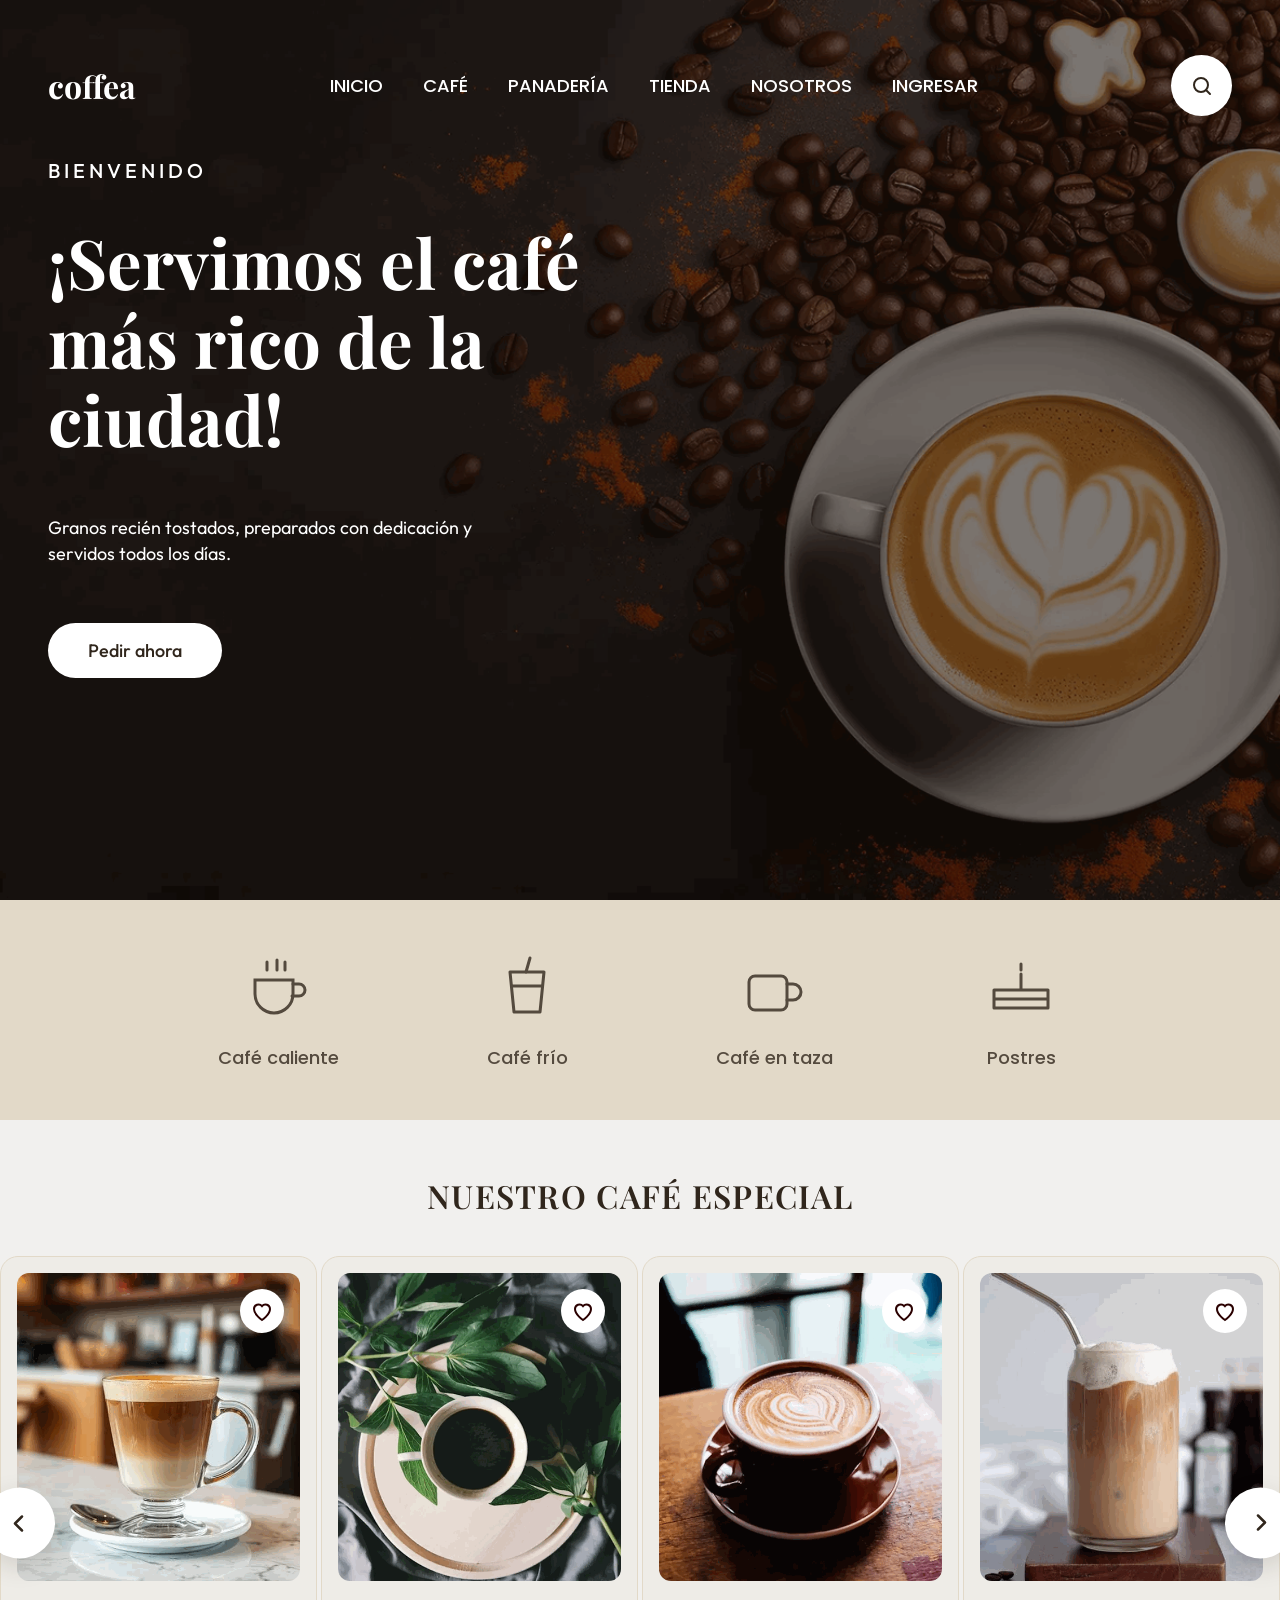
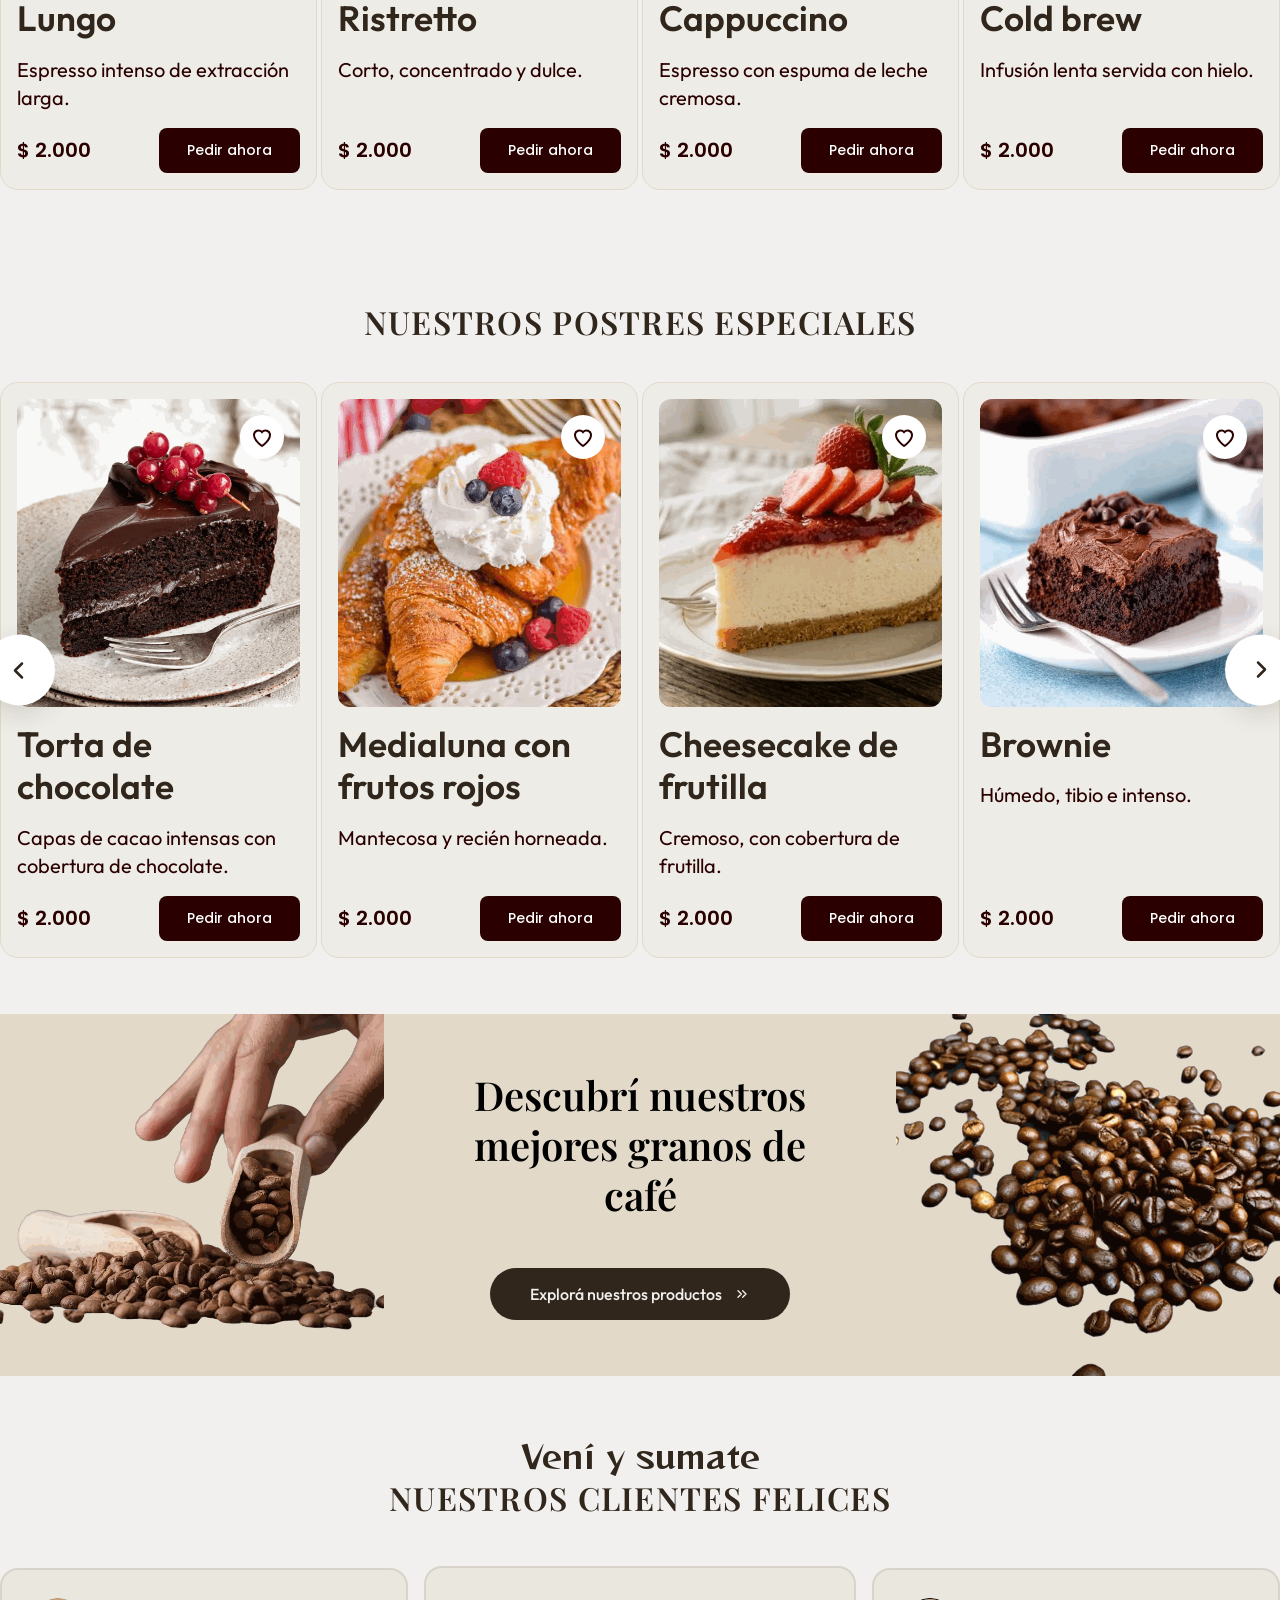
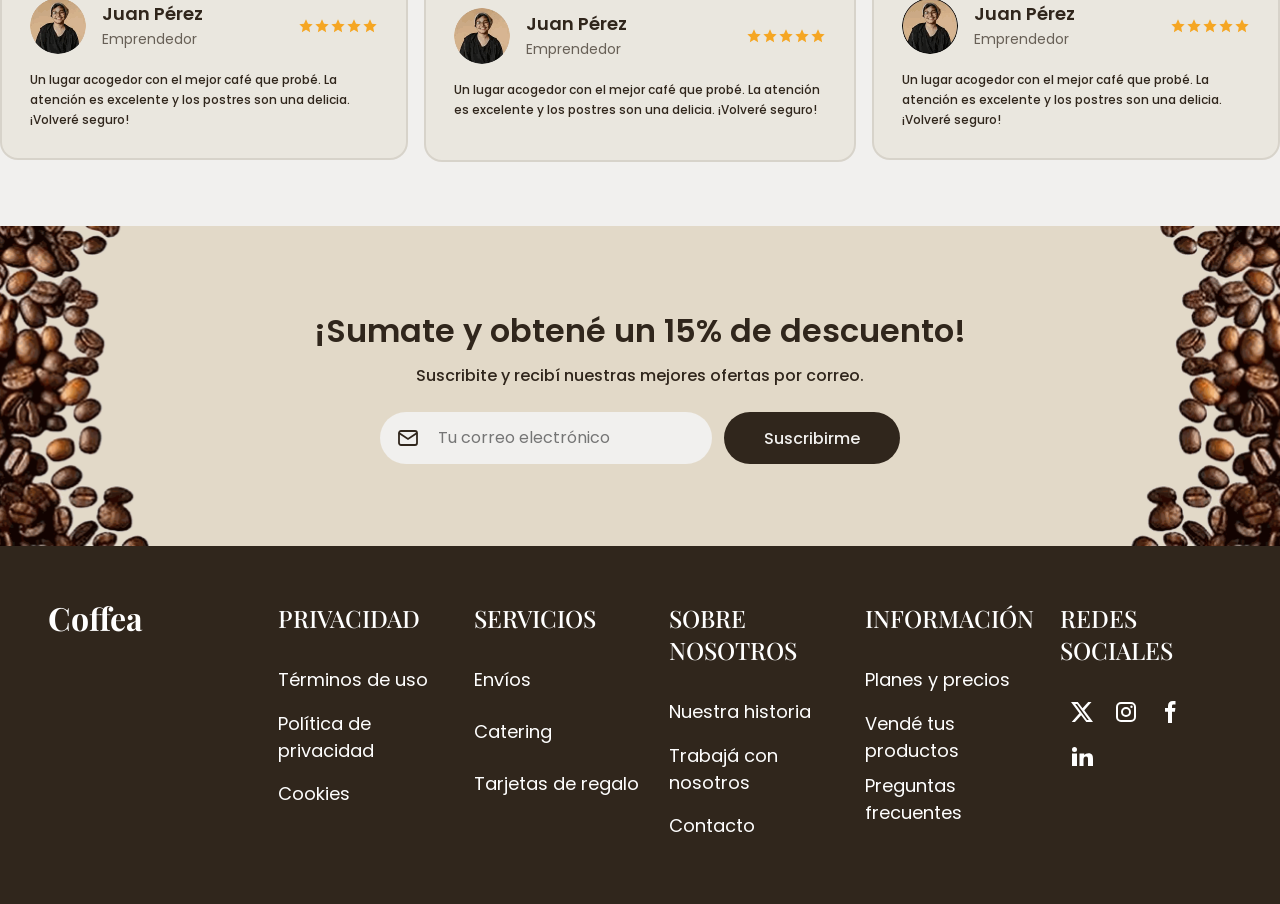
<file: index.html>
<!DOCTYPE html>
<html lang="es"><head><meta charset="utf-8"><meta name="viewport" content="width=device-width, initial-scale=1">
<title>Coffea | El café más rico de la ciudad</title>
<meta name="description" content="Coffea, cafetería de especialidad: café caliente, café frío y postres artesanales.">
<meta property="og:title" content="Coffea"><meta property="og:description" content="¡Servimos el café más rico de la ciudad!"><meta property="og:type" content="website">
<link rel="icon" href="data:image/svg+xml,%3Csvg xmlns='http://www.w3.org/2000/svg' viewBox='0 0 100 100'%3E%3Ctext y='.9em' font-size='90'%3E%E2%98%95%3C/text%3E%3C/svg%3E">
<link rel="preconnect" href="https://fonts.googleapis.com"><link rel="preconnect" href="https://fonts.gstatic.com" crossorigin>
<link rel="stylesheet" href="https://fonts.googleapis.com/css2?family=Outfit:wght@400;500;600&family=Playfair+Display:wght@500;600;700&family=Poppins:wght@400;500;600&family=Reggae+One&display=swap">
<link rel="stylesheet" href="css/main.css"></head>
<body><a class="skip-link" href="#main">Saltar al contenido</a>
<header class="header"><div class="container header__inner">
<a class="header__logo" href="/">coffea</a>
<nav class="header__nav" aria-label="Principal"><ul class="header__list"><li><a href="#">inicio</a></li><li><a href="#">café</a></li><li><a href="#">panadería</a></li><li><a href="#">tienda</a></li><li><a href="#">nosotros</a></li><li><a href="#">ingresar</a></li></ul></nav>
<div class="header__actions"><button class="header__search" type="button" aria-label="Buscar"><svg aria-hidden="true"><use href="assets/icons/sprite.svg#search"/></svg></button>
<details class="header__menu"><summary aria-label="Abrir menú"><span class="header__burger"></span></summary>
<nav class="header__panel" aria-label="Menú móvil"><ul><li><a href="#">inicio</a></li><li><a href="#">café</a></li><li><a href="#">panadería</a></li><li><a href="#">tienda</a></li><li><a href="#">nosotros</a></li><li><a href="#">ingresar</a></li></ul></nav></details></div>
</div></header>
<main id="main">
<section class="hero" aria-labelledby="hero-title"><img class="hero__bg" src="assets/img/hero.png" alt="" width="1920" height="1000" fetchpriority="high" decoding="async">
<div class="container"><div class="hero__content"><p class="hero__eyebrow">Bienvenido</p><h1 class="hero__title" id="hero-title">¡Servimos el café más rico de la ciudad!</h1>
<p class="hero__text">Granos recién tostados, preparados con dedicación y servidos todos los días.</p><a class="hero__btn" href="#coffee-title">Pedir ahora</a></div></div></section>
<section class="categories" aria-label="Categorías"><div class="container"><ul class="categories__list"><li><a class="categories__item" href="#"><svg aria-hidden="true"><use href="assets/icons/sprite.svg#cup"/></svg><span>Café caliente</span></a></li><li><a class="categories__item" href="#"><svg aria-hidden="true"><use href="assets/icons/sprite.svg#cold"/></svg><span>Café frío</span></a></li><li><a class="categories__item" href="#"><svg aria-hidden="true"><use href="assets/icons/sprite.svg#mug"/></svg><span>Café en taza</span></a></li><li><a class="categories__item" href="#"><svg aria-hidden="true"><use href="assets/icons/sprite.svg#cake"/></svg><span>Postres</span></a></li></ul></div></section>
<section class="products section" aria-labelledby="coffee-title"><div class="container"><h2 class="section__title" id="coffee-title">Nuestro café especial</h2></div>
<div class="carousel"><a class="carousel__arrow carousel__arrow--prev" href="#coffee-1" aria-label="Ir al primer producto"><svg aria-hidden="true"><use href="assets/icons/sprite.svg#arrow"/></svg></a>
<ul class="carousel__track"><li class="carousel__slide" id="coffee-1"><article class="product-card"><div class="product-card__media"><img class="product-card__img" src="assets/img/lungo.png" alt="Lungo en vaso de vidrio con capas de café y leche sobre una mesa de mármol" width="334" height="364" loading="lazy" decoding="async">
<div class="product-card__fav"><input class="product-card__fav-input visually-hidden" type="checkbox" id="fav-coffee-1"><label class="product-card__fav-label" for="fav-coffee-1"><span class="visually-hidden">Agregar Lungo a favoritos</span><svg aria-hidden="true"><use href="assets/icons/sprite.svg#heart"/></svg></label></div></div>
<h3 class="product-card__title">Lungo</h3><p class="product-card__desc">Espresso intenso de extracción larga.</p>
<div class="product-card__row"><p class="product-card__price"><data value="2000">$ 2.000</data></p><a class="product-card__btn" href="#">Pedir ahora<span class="visually-hidden">: Lungo</span></a></div></article></li><li class="carousel__slide" id="coffee-2"><article class="product-card"><div class="product-card__media"><img class="product-card__img" src="assets/img/ristretto.png" alt="Café negro en taza beige sobre una bandeja con hojas verdes" width="334" height="364" loading="lazy" decoding="async">
<div class="product-card__fav"><input class="product-card__fav-input visually-hidden" type="checkbox" id="fav-coffee-2"><label class="product-card__fav-label" for="fav-coffee-2"><span class="visually-hidden">Agregar Ristretto a favoritos</span><svg aria-hidden="true"><use href="assets/icons/sprite.svg#heart"/></svg></label></div></div>
<h3 class="product-card__title">Ristretto</h3><p class="product-card__desc">Corto, concentrado y dulce.</p>
<div class="product-card__row"><p class="product-card__price"><data value="2000">$ 2.000</data></p><a class="product-card__btn" href="#">Pedir ahora<span class="visually-hidden">: Ristretto</span></a></div></article></li><li class="carousel__slide" id="coffee-3"><article class="product-card"><div class="product-card__media"><img class="product-card__img" src="assets/img/cappuccino.png" alt="Cappuccino con arte latte en taza marrón" width="334" height="364" loading="lazy" decoding="async">
<div class="product-card__fav"><input class="product-card__fav-input visually-hidden" type="checkbox" id="fav-coffee-3"><label class="product-card__fav-label" for="fav-coffee-3"><span class="visually-hidden">Agregar Cappuccino a favoritos</span><svg aria-hidden="true"><use href="assets/icons/sprite.svg#heart"/></svg></label></div></div>
<h3 class="product-card__title">Cappuccino</h3><p class="product-card__desc">Espresso con espuma de leche cremosa.</p>
<div class="product-card__row"><p class="product-card__price"><data value="2000">$ 2.000</data></p><a class="product-card__btn" href="#">Pedir ahora<span class="visually-hidden">: Cappuccino</span></a></div></article></li><li class="carousel__slide" id="coffee-4"><article class="product-card"><div class="product-card__media"><img class="product-card__img" src="assets/img/coldbrew.png" alt="Café helado con espuma en un vaso con sorbete" width="334" height="364" loading="lazy" decoding="async">
<div class="product-card__fav"><input class="product-card__fav-input visually-hidden" type="checkbox" id="fav-coffee-4"><label class="product-card__fav-label" for="fav-coffee-4"><span class="visually-hidden">Agregar Cold brew a favoritos</span><svg aria-hidden="true"><use href="assets/icons/sprite.svg#heart"/></svg></label></div></div>
<h3 class="product-card__title">Cold brew</h3><p class="product-card__desc">Infusión lenta servida con hielo.</p>
<div class="product-card__row"><p class="product-card__price"><data value="2000">$ 2.000</data></p><a class="product-card__btn" href="#">Pedir ahora<span class="visually-hidden">: Cold brew</span></a></div></article></li></ul>
<a class="carousel__arrow carousel__arrow--next" href="#coffee-4" aria-label="Ir al último producto"><svg aria-hidden="true"><use href="assets/icons/sprite.svg#arrow"/></svg></a></div></section>
<section class="products section" aria-labelledby="dessert-title"><div class="container"><h2 class="section__title" id="dessert-title">Nuestros postres especiales</h2></div>
<div class="carousel"><a class="carousel__arrow carousel__arrow--prev" href="#dessert-1" aria-label="Ir al primer producto"><svg aria-hidden="true"><use href="assets/icons/sprite.svg#arrow"/></svg></a>
<ul class="carousel__track"><li class="carousel__slide" id="dessert-1"><article class="product-card"><div class="product-card__media"><img class="product-card__img" src="assets/img/torta-chocolate.png" alt="Porción de torta de chocolate con frutos rojos" width="334" height="364" loading="lazy" decoding="async">
<div class="product-card__fav"><input class="product-card__fav-input visually-hidden" type="checkbox" id="fav-dessert-1"><label class="product-card__fav-label" for="fav-dessert-1"><span class="visually-hidden">Agregar Torta de chocolate a favoritos</span><svg aria-hidden="true"><use href="assets/icons/sprite.svg#heart"/></svg></label></div></div>
<h3 class="product-card__title">Torta de chocolate</h3><p class="product-card__desc">Capas de cacao intensas con cobertura de chocolate.</p>
<div class="product-card__row"><p class="product-card__price"><data value="2000">$ 2.000</data></p><a class="product-card__btn" href="#">Pedir ahora<span class="visually-hidden">: Torta de chocolate</span></a></div></article></li><li class="carousel__slide" id="dessert-2"><article class="product-card"><div class="product-card__media"><img class="product-card__img" src="assets/img/medialuna.png" alt="Medialuna con crema y frutos rojos" width="334" height="364" loading="lazy" decoding="async">
<div class="product-card__fav"><input class="product-card__fav-input visually-hidden" type="checkbox" id="fav-dessert-2"><label class="product-card__fav-label" for="fav-dessert-2"><span class="visually-hidden">Agregar Medialuna con frutos rojos a favoritos</span><svg aria-hidden="true"><use href="assets/icons/sprite.svg#heart"/></svg></label></div></div>
<h3 class="product-card__title">Medialuna con frutos rojos</h3><p class="product-card__desc">Mantecosa y recién horneada.</p>
<div class="product-card__row"><p class="product-card__price"><data value="2000">$ 2.000</data></p><a class="product-card__btn" href="#">Pedir ahora<span class="visually-hidden">: Medialuna con frutos rojos</span></a></div></article></li><li class="carousel__slide" id="dessert-3"><article class="product-card"><div class="product-card__media"><img class="product-card__img" src="assets/img/cheesecake.png" alt="Porción de cheesecake con frutillas" width="334" height="364" loading="lazy" decoding="async">
<div class="product-card__fav"><input class="product-card__fav-input visually-hidden" type="checkbox" id="fav-dessert-3"><label class="product-card__fav-label" for="fav-dessert-3"><span class="visually-hidden">Agregar Cheesecake de frutilla a favoritos</span><svg aria-hidden="true"><use href="assets/icons/sprite.svg#heart"/></svg></label></div></div>
<h3 class="product-card__title">Cheesecake de frutilla</h3><p class="product-card__desc">Cremoso, con cobertura de frutilla.</p>
<div class="product-card__row"><p class="product-card__price"><data value="2000">$ 2.000</data></p><a class="product-card__btn" href="#">Pedir ahora<span class="visually-hidden">: Cheesecake de frutilla</span></a></div></article></li><li class="carousel__slide" id="dessert-4"><article class="product-card"><div class="product-card__media"><img class="product-card__img" src="assets/img/brownie.png" alt="Brownie de chocolate sobre un plato blanco" width="334" height="364" loading="lazy" decoding="async">
<div class="product-card__fav"><input class="product-card__fav-input visually-hidden" type="checkbox" id="fav-dessert-4"><label class="product-card__fav-label" for="fav-dessert-4"><span class="visually-hidden">Agregar Brownie a favoritos</span><svg aria-hidden="true"><use href="assets/icons/sprite.svg#heart"/></svg></label></div></div>
<h3 class="product-card__title">Brownie</h3><p class="product-card__desc">Húmedo, tibio e intenso.</p>
<div class="product-card__row"><p class="product-card__price"><data value="2000">$ 2.000</data></p><a class="product-card__btn" href="#">Pedir ahora<span class="visually-hidden">: Brownie</span></a></div></article></li></ul>
<a class="carousel__arrow carousel__arrow--next" href="#dessert-4" aria-label="Ir al último producto"><svg aria-hidden="true"><use href="assets/icons/sprite.svg#arrow"/></svg></a></div></section>
<section class="promo"><img class="promo__img promo__img--left" src="assets/img/promo-hand.png" alt="" width="520" height="335" loading="lazy" decoding="async">
<div class="container promo__inner"><h2 class="promo__title">Descubrí nuestros mejores granos de café</h2><a class="promo__btn" href="#">Explorá nuestros productos <svg aria-hidden="true"><use href="assets/icons/sprite.svg#chevron"/></svg></a></div>
<img class="promo__img promo__img--right" src="assets/img/promo-beans.png" alt="" width="503" height="335" loading="lazy" decoding="async"></section>
<section class="testimonials section" aria-labelledby="testimonials-title"><div class="container testimonials__head"><p class="testimonials__accent">Vení y sumate</p><h2 class="section__title" id="testimonials-title">Nuestros clientes felices</h2></div>
<div class="testimonials__track"><figure class="testimonial-card" id="t-1"><div class="testimonial-card__head"><img class="testimonial-card__avatar" src="assets/img/avatar-1.png" alt="Foto de Juan Pérez, cliente de Coffea" width="56" height="56" loading="lazy" decoding="async"><figcaption class="testimonial-card__who"><span class="testimonial-card__name">Juan Pérez</span><br><span class="testimonial-card__role">Emprendedor</span></figcaption><span class="testimonial-card__rating" role="img" aria-label="5 de 5 estrellas"><svg aria-hidden="true"><use href="assets/icons/sprite.svg#star"/></svg><svg aria-hidden="true"><use href="assets/icons/sprite.svg#star"/></svg><svg aria-hidden="true"><use href="assets/icons/sprite.svg#star"/></svg><svg aria-hidden="true"><use href="assets/icons/sprite.svg#star"/></svg><svg aria-hidden="true"><use href="assets/icons/sprite.svg#star"/></svg></span></div><blockquote class="testimonial-card__text"><p>Un lugar acogedor con el mejor café que probé. La atención es excelente y los postres son una delicia. ¡Volveré seguro!</p></blockquote></figure><figure class="testimonial-card testimonial-card--featured" id="t-2"><div class="testimonial-card__head"><img class="testimonial-card__avatar" src="assets/img/avatar-2.png" alt="Foto de Juan Pérez, cliente de Coffea" width="56" height="56" loading="lazy" decoding="async"><figcaption class="testimonial-card__who"><span class="testimonial-card__name">Juan Pérez</span><br><span class="testimonial-card__role">Emprendedor</span></figcaption><span class="testimonial-card__rating" role="img" aria-label="5 de 5 estrellas"><svg aria-hidden="true"><use href="assets/icons/sprite.svg#star"/></svg><svg aria-hidden="true"><use href="assets/icons/sprite.svg#star"/></svg><svg aria-hidden="true"><use href="assets/icons/sprite.svg#star"/></svg><svg aria-hidden="true"><use href="assets/icons/sprite.svg#star"/></svg><svg aria-hidden="true"><use href="assets/icons/sprite.svg#star"/></svg></span></div><blockquote class="testimonial-card__text"><p>Un lugar acogedor con el mejor café que probé. La atención es excelente y los postres son una delicia. ¡Volveré seguro!</p></blockquote></figure><figure class="testimonial-card" id="t-3"><div class="testimonial-card__head"><img class="testimonial-card__avatar" src="assets/img/avatar-3.png" alt="Foto de Juan Pérez, cliente de Coffea" width="56" height="56" loading="lazy" decoding="async"><figcaption class="testimonial-card__who"><span class="testimonial-card__name">Juan Pérez</span><br><span class="testimonial-card__role">Emprendedor</span></figcaption><span class="testimonial-card__rating" role="img" aria-label="5 de 5 estrellas"><svg aria-hidden="true"><use href="assets/icons/sprite.svg#star"/></svg><svg aria-hidden="true"><use href="assets/icons/sprite.svg#star"/></svg><svg aria-hidden="true"><use href="assets/icons/sprite.svg#star"/></svg><svg aria-hidden="true"><use href="assets/icons/sprite.svg#star"/></svg><svg aria-hidden="true"><use href="assets/icons/sprite.svg#star"/></svg></span></div><blockquote class="testimonial-card__text"><p>Un lugar acogedor con el mejor café que probé. La atención es excelente y los postres son una delicia. ¡Volveré seguro!</p></blockquote></figure></div>
<nav class="testimonials__dots" aria-label="Paginador de testimonios"><a href="#t-1" aria-label="Testimonio 1"></a><a href="#t-2" aria-label="Testimonio 2"></a><a href="#t-3" aria-label="Testimonio 3"></a></nav></section>
<section class="newsletter" aria-labelledby="nl-title"><img class="newsletter__img newsletter__img--left" src="assets/img/newsletter-beans.png" alt="" width="482" height="321" loading="lazy" decoding="async">
<div class="container newsletter__inner"><h2 class="newsletter__title" id="nl-title">¡Sumate y obtené un 15% de descuento!</h2><p class="newsletter__sub">Suscribite y recibí nuestras mejores ofertas por correo.</p>
<form class="newsletter__form" action="#" method="get"><div class="newsletter__field"><label class="visually-hidden" for="nl-email">Correo electrónico</label><svg aria-hidden="true"><use href="assets/icons/sprite.svg#mail"/></svg><input class="newsletter__input" id="nl-email" name="email" type="email" required autocomplete="email" placeholder="Tu correo electrónico"></div><button class="newsletter__btn" type="submit">Suscribirme</button></form></div>
<img class="newsletter__img newsletter__img--right" src="assets/img/newsletter-beans.png" alt="" width="482" height="321" loading="lazy" decoding="async"></section>
</main>
<footer class="footer"><div class="container footer__inner"><a class="footer__logo" href="/">Coffea</a><nav aria-labelledby="f-0"><h3 class="footer__title" id="f-0">Privacidad</h3><ul class="footer__list"><li><a href=#>Términos de uso</a></li><li><a href=#>Política de privacidad</a></li><li><a href=#>Cookies</a></li></ul></nav><nav aria-labelledby="f-1"><h3 class="footer__title" id="f-1">Servicios</h3><ul class="footer__list"><li><a href=#>Envíos</a></li><li><a href=#>Catering</a></li><li><a href=#>Tarjetas de regalo</a></li></ul></nav><nav aria-labelledby="f-2"><h3 class="footer__title" id="f-2">Sobre nosotros</h3><ul class="footer__list"><li><a href=#>Nuestra historia</a></li><li><a href=#>Trabajá con nosotros</a></li><li><a href=#>Contacto</a></li></ul></nav><nav aria-labelledby="f-3"><h3 class="footer__title" id="f-3">Información</h3><ul class="footer__list"><li><a href=#>Planes y precios</a></li><li><a href=#>Vendé tus productos</a></li><li><a href=#>Preguntas frecuentes</a></li></ul></nav><div><h3 class="footer__title">Redes sociales</h3><ul class="footer__social"><li><a href=# aria-label="X / Twitter"><svg aria-hidden="true"><use href="assets/icons/sprite.svg#x"/></svg></a></li><li><a href=# aria-label="Instagram"><svg aria-hidden="true"><use href="assets/icons/sprite.svg#instagram"/></svg></a></li><li><a href=# aria-label="Facebook"><svg aria-hidden="true"><use href="assets/icons/sprite.svg#facebook"/></svg></a></li><li><a href=# aria-label="LinkedIn"><svg aria-hidden="true"><use href="assets/icons/sprite.svg#linkedin"/></svg></a></li></ul></div></div></footer>
</body></html>
</file>
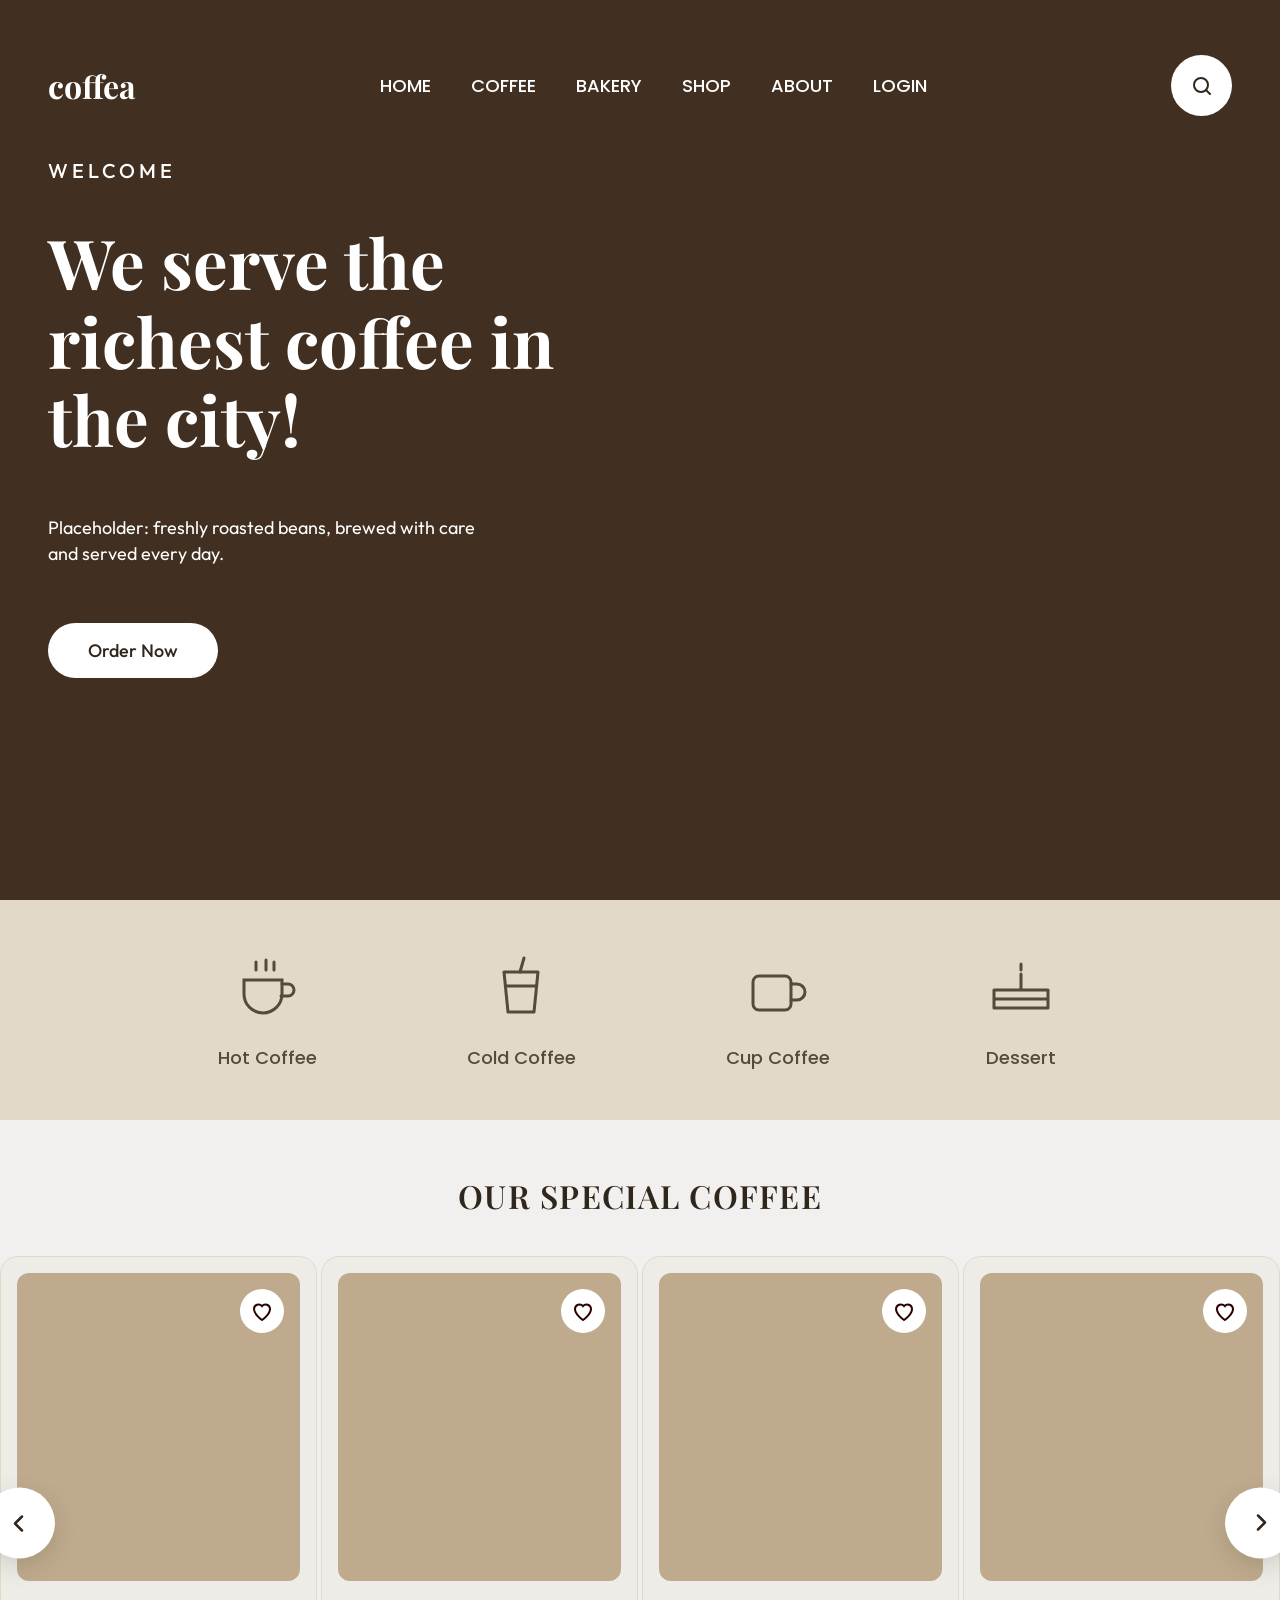
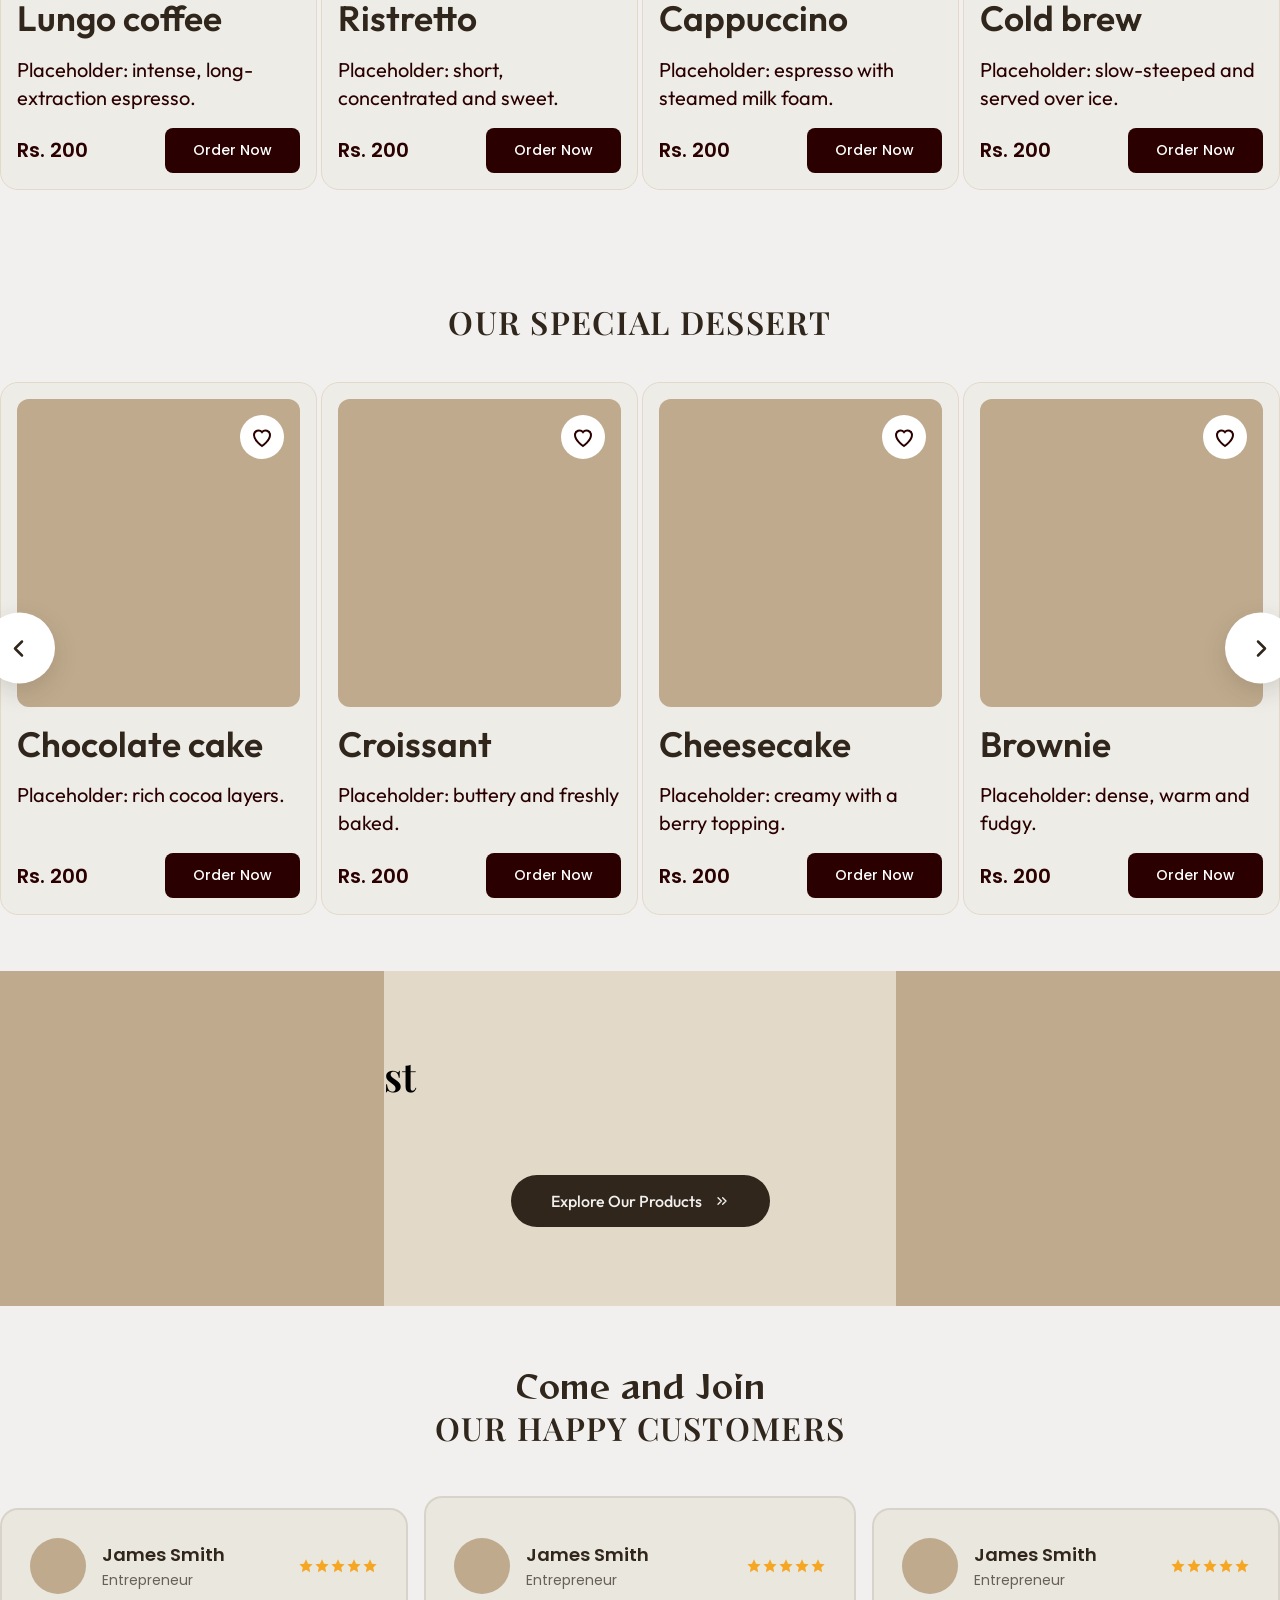
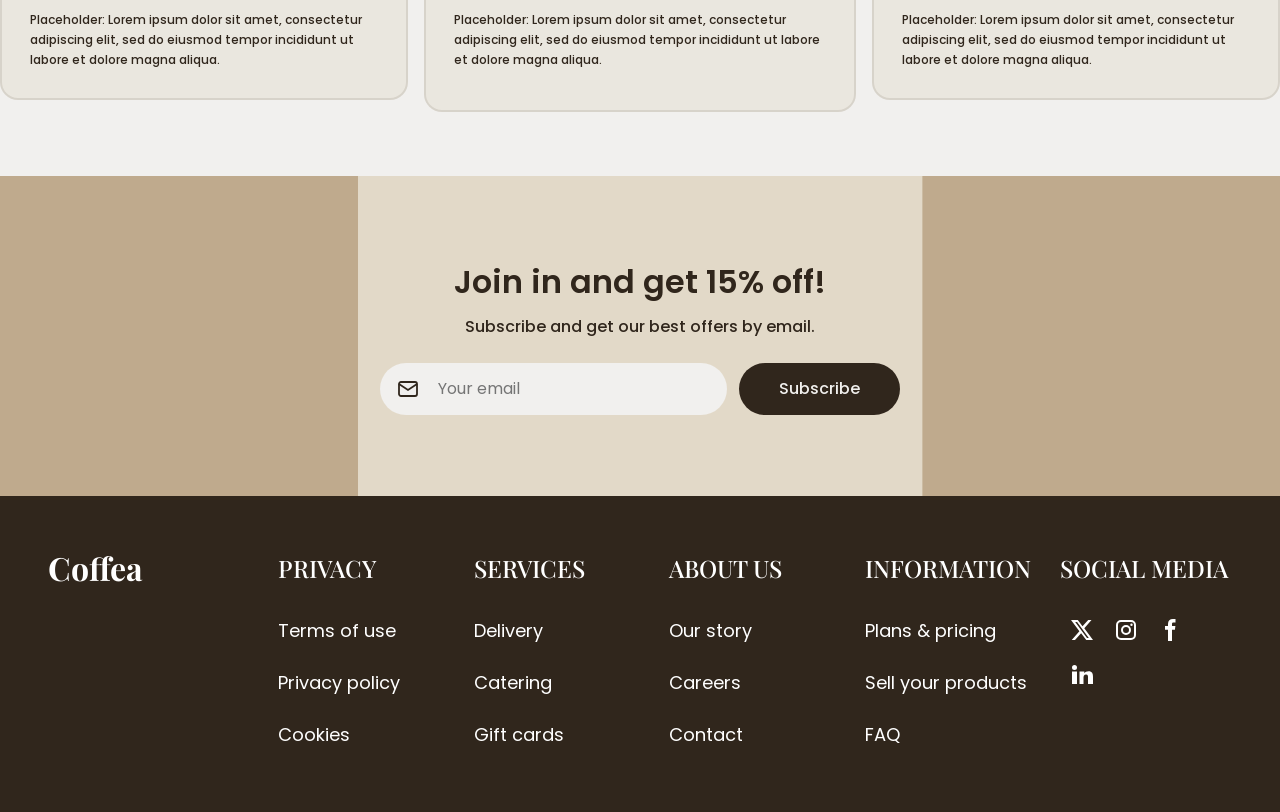
<file: coffea-landing/index.html>
<!DOCTYPE html>
<html lang="es"><head><meta charset="utf-8"><meta name="viewport" content="width=device-width, initial-scale=1">
<title>Coffea | The richest coffee in the city</title>
<meta name="description" content="Coffea, cafetería de especialidad: café caliente, café frío y postres artesanales.">
<meta property="og:title" content="Coffea"><meta property="og:description" content="We serve the richest coffee in the city!"><meta property="og:type" content="website">
<link rel="icon" href="data:image/svg+xml,%3Csvg xmlns='http://www.w3.org/2000/svg' viewBox='0 0 100 100'%3E%3Ctext y='.9em' font-size='90'%3E%E2%98%95%3C/text%3E%3C/svg%3E">
<link rel="preconnect" href="https://fonts.googleapis.com"><link rel="preconnect" href="https://fonts.gstatic.com" crossorigin>
<link rel="stylesheet" href="https://fonts.googleapis.com/css2?family=Outfit:wght@400;500;600&family=Playfair+Display:wght@500;600;700&family=Poppins:wght@400;500;600&family=Reggae+One&display=swap">
<link rel="stylesheet" href="css/main.css"></head>
<body><a class="skip-link" href="#main">Saltar al contenido</a>
<header class="header"><div class="container header__inner">
<a class="header__logo" href="/">coffea</a>
<nav class="header__nav" aria-label="Principal"><ul class="header__list"><li><a href="#">home</a></li><li><a href="#">coffee</a></li><li><a href="#">bakery</a></li><li><a href="#">shop</a></li><li><a href="#">about</a></li><li><a href="#">login</a></li></ul></nav>
<div class="header__actions"><button class="header__search" type="button" aria-label="Buscar"><svg aria-hidden="true"><use href="assets/icons/sprite.svg#search"/></svg></button>
<details class="header__menu"><summary aria-label="Abrir menú"><span class="header__burger"></span></summary>
<nav class="header__panel" aria-label="Menú móvil"><ul><li><a href="#">home</a></li><li><a href="#">coffee</a></li><li><a href="#">bakery</a></li><li><a href="#">shop</a></li><li><a href="#">about</a></li><li><a href="#">login</a></li></ul></nav></details></div>
</div></header>
<main id="main">
<section class="hero" aria-labelledby="hero-title"><img class="hero__bg" src="assets/img/hero.jpg" alt="" width="1920" height="1000" fetchpriority="high" decoding="async">
<div class="container"><div class="hero__content"><p class="hero__eyebrow">Welcome</p><h1 class="hero__title" id="hero-title">We serve the richest coffee in the city!</h1>
<p class="hero__text">Placeholder: freshly roasted beans, brewed with care and served every day.</p><a class="hero__btn" href="#coffee-title">Order Now</a></div></div></section>
<section class="categories" aria-label="Categorías"><div class="container"><ul class="categories__list"><li><a class="categories__item" href="#"><svg aria-hidden="true"><use href="assets/icons/sprite.svg#cup"/></svg><span>Hot Coffee</span></a></li><li><a class="categories__item" href="#"><svg aria-hidden="true"><use href="assets/icons/sprite.svg#cold"/></svg><span>Cold Coffee</span></a></li><li><a class="categories__item" href="#"><svg aria-hidden="true"><use href="assets/icons/sprite.svg#mug"/></svg><span>Cup Coffee</span></a></li><li><a class="categories__item" href="#"><svg aria-hidden="true"><use href="assets/icons/sprite.svg#cake"/></svg><span>Dessert</span></a></li></ul></div></section>
<section class="products section" aria-labelledby="coffee-title"><div class="container"><h2 class="section__title" id="coffee-title">Our Special Coffee</h2></div>
<div class="carousel"><a class="carousel__arrow carousel__arrow--prev" href="#coffee-1" aria-label="Ir al primer producto"><svg aria-hidden="true"><use href="assets/icons/sprite.svg#arrow"/></svg></a>
<ul class="carousel__track"><li class="carousel__slide" id="coffee-1"><article class="product-card"><div class="product-card__media"><img class="product-card__img" src="assets/img/coffee-1.jpg" alt="Lungo coffee" width="334" height="364" loading="lazy" decoding="async">
<div class="product-card__fav"><input class="product-card__fav-input visually-hidden" type="checkbox" id="fav-coffee-1"><label class="product-card__fav-label" for="fav-coffee-1"><span class="visually-hidden">Agregar Lungo coffee a favoritos</span><svg aria-hidden="true"><use href="assets/icons/sprite.svg#heart"/></svg></label></div></div>
<h3 class="product-card__title">Lungo coffee</h3><p class="product-card__desc">Placeholder: intense, long-extraction espresso.</p>
<div class="product-card__row"><p class="product-card__price"><data value="200">Rs. 200</data></p><a class="product-card__btn" href="#">Order Now<span class="visually-hidden">: Lungo coffee</span></a></div></article></li><li class="carousel__slide" id="coffee-2"><article class="product-card"><div class="product-card__media"><img class="product-card__img" src="assets/img/coffee-2.jpg" alt="Ristretto" width="334" height="364" loading="lazy" decoding="async">
<div class="product-card__fav"><input class="product-card__fav-input visually-hidden" type="checkbox" id="fav-coffee-2"><label class="product-card__fav-label" for="fav-coffee-2"><span class="visually-hidden">Agregar Ristretto a favoritos</span><svg aria-hidden="true"><use href="assets/icons/sprite.svg#heart"/></svg></label></div></div>
<h3 class="product-card__title">Ristretto</h3><p class="product-card__desc">Placeholder: short, concentrated and sweet.</p>
<div class="product-card__row"><p class="product-card__price"><data value="200">Rs. 200</data></p><a class="product-card__btn" href="#">Order Now<span class="visually-hidden">: Ristretto</span></a></div></article></li><li class="carousel__slide" id="coffee-3"><article class="product-card"><div class="product-card__media"><img class="product-card__img" src="assets/img/coffee-3.jpg" alt="Cappuccino" width="334" height="364" loading="lazy" decoding="async">
<div class="product-card__fav"><input class="product-card__fav-input visually-hidden" type="checkbox" id="fav-coffee-3"><label class="product-card__fav-label" for="fav-coffee-3"><span class="visually-hidden">Agregar Cappuccino a favoritos</span><svg aria-hidden="true"><use href="assets/icons/sprite.svg#heart"/></svg></label></div></div>
<h3 class="product-card__title">Cappuccino</h3><p class="product-card__desc">Placeholder: espresso with steamed milk foam.</p>
<div class="product-card__row"><p class="product-card__price"><data value="200">Rs. 200</data></p><a class="product-card__btn" href="#">Order Now<span class="visually-hidden">: Cappuccino</span></a></div></article></li><li class="carousel__slide" id="coffee-4"><article class="product-card"><div class="product-card__media"><img class="product-card__img" src="assets/img/coffee-4.jpg" alt="Cold brew" width="334" height="364" loading="lazy" decoding="async">
<div class="product-card__fav"><input class="product-card__fav-input visually-hidden" type="checkbox" id="fav-coffee-4"><label class="product-card__fav-label" for="fav-coffee-4"><span class="visually-hidden">Agregar Cold brew a favoritos</span><svg aria-hidden="true"><use href="assets/icons/sprite.svg#heart"/></svg></label></div></div>
<h3 class="product-card__title">Cold brew</h3><p class="product-card__desc">Placeholder: slow-steeped and served over ice.</p>
<div class="product-card__row"><p class="product-card__price"><data value="200">Rs. 200</data></p><a class="product-card__btn" href="#">Order Now<span class="visually-hidden">: Cold brew</span></a></div></article></li></ul>
<a class="carousel__arrow carousel__arrow--next" href="#coffee-4" aria-label="Ir al último producto"><svg aria-hidden="true"><use href="assets/icons/sprite.svg#arrow"/></svg></a></div></section>
<section class="products section" aria-labelledby="dessert-title"><div class="container"><h2 class="section__title" id="dessert-title">Our Special Dessert</h2></div>
<div class="carousel"><a class="carousel__arrow carousel__arrow--prev" href="#dessert-1" aria-label="Ir al primer producto"><svg aria-hidden="true"><use href="assets/icons/sprite.svg#arrow"/></svg></a>
<ul class="carousel__track"><li class="carousel__slide" id="dessert-1"><article class="product-card"><div class="product-card__media"><img class="product-card__img" src="assets/img/dessert-1.jpg" alt="Chocolate cake" width="334" height="364" loading="lazy" decoding="async">
<div class="product-card__fav"><input class="product-card__fav-input visually-hidden" type="checkbox" id="fav-dessert-1"><label class="product-card__fav-label" for="fav-dessert-1"><span class="visually-hidden">Agregar Chocolate cake a favoritos</span><svg aria-hidden="true"><use href="assets/icons/sprite.svg#heart"/></svg></label></div></div>
<h3 class="product-card__title">Chocolate cake</h3><p class="product-card__desc">Placeholder: rich cocoa layers.</p>
<div class="product-card__row"><p class="product-card__price"><data value="200">Rs. 200</data></p><a class="product-card__btn" href="#">Order Now<span class="visually-hidden">: Chocolate cake</span></a></div></article></li><li class="carousel__slide" id="dessert-2"><article class="product-card"><div class="product-card__media"><img class="product-card__img" src="assets/img/dessert-2.jpg" alt="Croissant" width="334" height="364" loading="lazy" decoding="async">
<div class="product-card__fav"><input class="product-card__fav-input visually-hidden" type="checkbox" id="fav-dessert-2"><label class="product-card__fav-label" for="fav-dessert-2"><span class="visually-hidden">Agregar Croissant a favoritos</span><svg aria-hidden="true"><use href="assets/icons/sprite.svg#heart"/></svg></label></div></div>
<h3 class="product-card__title">Croissant</h3><p class="product-card__desc">Placeholder: buttery and freshly baked.</p>
<div class="product-card__row"><p class="product-card__price"><data value="200">Rs. 200</data></p><a class="product-card__btn" href="#">Order Now<span class="visually-hidden">: Croissant</span></a></div></article></li><li class="carousel__slide" id="dessert-3"><article class="product-card"><div class="product-card__media"><img class="product-card__img" src="assets/img/dessert-3.jpg" alt="Cheesecake" width="334" height="364" loading="lazy" decoding="async">
<div class="product-card__fav"><input class="product-card__fav-input visually-hidden" type="checkbox" id="fav-dessert-3"><label class="product-card__fav-label" for="fav-dessert-3"><span class="visually-hidden">Agregar Cheesecake a favoritos</span><svg aria-hidden="true"><use href="assets/icons/sprite.svg#heart"/></svg></label></div></div>
<h3 class="product-card__title">Cheesecake</h3><p class="product-card__desc">Placeholder: creamy with a berry topping.</p>
<div class="product-card__row"><p class="product-card__price"><data value="200">Rs. 200</data></p><a class="product-card__btn" href="#">Order Now<span class="visually-hidden">: Cheesecake</span></a></div></article></li><li class="carousel__slide" id="dessert-4"><article class="product-card"><div class="product-card__media"><img class="product-card__img" src="assets/img/dessert-4.jpg" alt="Brownie" width="334" height="364" loading="lazy" decoding="async">
<div class="product-card__fav"><input class="product-card__fav-input visually-hidden" type="checkbox" id="fav-dessert-4"><label class="product-card__fav-label" for="fav-dessert-4"><span class="visually-hidden">Agregar Brownie a favoritos</span><svg aria-hidden="true"><use href="assets/icons/sprite.svg#heart"/></svg></label></div></div>
<h3 class="product-card__title">Brownie</h3><p class="product-card__desc">Placeholder: dense, warm and fudgy.</p>
<div class="product-card__row"><p class="product-card__price"><data value="200">Rs. 200</data></p><a class="product-card__btn" href="#">Order Now<span class="visually-hidden">: Brownie</span></a></div></article></li></ul>
<a class="carousel__arrow carousel__arrow--next" href="#dessert-4" aria-label="Ir al último producto"><svg aria-hidden="true"><use href="assets/icons/sprite.svg#arrow"/></svg></a></div></section>
<section class="promo"><img class="promo__img promo__img--left" src="assets/img/promo-hand.jpg" alt="" width="520" height="335" loading="lazy" decoding="async">
<div class="container"><h2 class="promo__title">Check Out Our Best Coffee Beans</h2><a class="promo__btn" href="#">Explore Our Products <svg aria-hidden="true"><use href="assets/icons/sprite.svg#chevron"/></svg></a></div>
<img class="promo__img promo__img--right" src="assets/img/promo-beans.jpg" alt="" width="503" height="335" loading="lazy" decoding="async"></section>
<section class="testimonials section" aria-labelledby="testimonials-title"><div class="container testimonials__head"><p class="testimonials__accent">Come and Join</p><h2 class="section__title" id="testimonials-title">Our Happy Customers</h2></div>
<div class="testimonials__track"><figure class="testimonial-card" id="t-1"><div class="testimonial-card__head"><img class="testimonial-card__avatar" src="assets/img/avatar-1.jpg" alt="Foto de James Smith" width="56" height="56" loading="lazy" decoding="async"><figcaption class="testimonial-card__who"><span class="testimonial-card__name">James Smith</span><br><span class="testimonial-card__role">Entrepreneur</span></figcaption><span class="testimonial-card__rating" role="img" aria-label="5 de 5 estrellas"><svg aria-hidden="true"><use href="assets/icons/sprite.svg#star"/></svg><svg aria-hidden="true"><use href="assets/icons/sprite.svg#star"/></svg><svg aria-hidden="true"><use href="assets/icons/sprite.svg#star"/></svg><svg aria-hidden="true"><use href="assets/icons/sprite.svg#star"/></svg><svg aria-hidden="true"><use href="assets/icons/sprite.svg#star"/></svg></span></div><blockquote class="testimonial-card__text"><p>Placeholder: Lorem ipsum dolor sit amet, consectetur adipiscing elit, sed do eiusmod tempor incididunt ut labore et dolore magna aliqua.</p></blockquote></figure><figure class="testimonial-card testimonial-card--featured" id="t-2"><div class="testimonial-card__head"><img class="testimonial-card__avatar" src="assets/img/avatar-2.jpg" alt="Foto de James Smith" width="56" height="56" loading="lazy" decoding="async"><figcaption class="testimonial-card__who"><span class="testimonial-card__name">James Smith</span><br><span class="testimonial-card__role">Entrepreneur</span></figcaption><span class="testimonial-card__rating" role="img" aria-label="5 de 5 estrellas"><svg aria-hidden="true"><use href="assets/icons/sprite.svg#star"/></svg><svg aria-hidden="true"><use href="assets/icons/sprite.svg#star"/></svg><svg aria-hidden="true"><use href="assets/icons/sprite.svg#star"/></svg><svg aria-hidden="true"><use href="assets/icons/sprite.svg#star"/></svg><svg aria-hidden="true"><use href="assets/icons/sprite.svg#star"/></svg></span></div><blockquote class="testimonial-card__text"><p>Placeholder: Lorem ipsum dolor sit amet, consectetur adipiscing elit, sed do eiusmod tempor incididunt ut labore et dolore magna aliqua.</p></blockquote></figure><figure class="testimonial-card" id="t-3"><div class="testimonial-card__head"><img class="testimonial-card__avatar" src="assets/img/avatar-3.jpg" alt="Foto de James Smith" width="56" height="56" loading="lazy" decoding="async"><figcaption class="testimonial-card__who"><span class="testimonial-card__name">James Smith</span><br><span class="testimonial-card__role">Entrepreneur</span></figcaption><span class="testimonial-card__rating" role="img" aria-label="5 de 5 estrellas"><svg aria-hidden="true"><use href="assets/icons/sprite.svg#star"/></svg><svg aria-hidden="true"><use href="assets/icons/sprite.svg#star"/></svg><svg aria-hidden="true"><use href="assets/icons/sprite.svg#star"/></svg><svg aria-hidden="true"><use href="assets/icons/sprite.svg#star"/></svg><svg aria-hidden="true"><use href="assets/icons/sprite.svg#star"/></svg></span></div><blockquote class="testimonial-card__text"><p>Placeholder: Lorem ipsum dolor sit amet, consectetur adipiscing elit, sed do eiusmod tempor incididunt ut labore et dolore magna aliqua.</p></blockquote></figure></div>
<nav class="testimonials__dots" aria-label="Paginador de testimonios"><a href="#t-1" aria-label="Testimonio 1"></a><a href="#t-2" aria-label="Testimonio 2"></a><a href="#t-3" aria-label="Testimonio 3"></a></nav></section>
<section class="newsletter" aria-labelledby="nl-title"><img class="newsletter__img newsletter__img--left" src="assets/img/newsletter-beans.jpg" alt="" width="482" height="321" loading="lazy" decoding="async">
<div class="container newsletter__inner"><h2 class="newsletter__title" id="nl-title">Join in and get 15% off!</h2><p class="newsletter__sub">Subscribe and get our best offers by email.</p>
<form class="newsletter__form" action="#" method="get"><div class="newsletter__field"><label class="visually-hidden" for="nl-email">Correo electrónico</label><svg aria-hidden="true"><use href="assets/icons/sprite.svg#mail"/></svg><input class="newsletter__input" id="nl-email" name="email" type="email" required autocomplete="email" placeholder="Your email"></div><button class="newsletter__btn" type="submit">Subscribe</button></form></div>
<img class="newsletter__img newsletter__img--right" src="assets/img/newsletter-beans.jpg" alt="" width="482" height="321" loading="lazy" decoding="async"></section>
</main>
<footer class="footer"><div class="container footer__inner"><a class="footer__logo" href="/">Coffea</a><nav aria-labelledby="f-0"><h3 class="footer__title" id="f-0">Privacy</h3><ul class="footer__list"><li><a href=#>Terms of use</a></li><li><a href=#>Privacy policy</a></li><li><a href=#>Cookies</a></li></ul></nav><nav aria-labelledby="f-1"><h3 class="footer__title" id="f-1">Services</h3><ul class="footer__list"><li><a href=#>Delivery</a></li><li><a href=#>Catering</a></li><li><a href=#>Gift cards</a></li></ul></nav><nav aria-labelledby="f-2"><h3 class="footer__title" id="f-2">About us</h3><ul class="footer__list"><li><a href=#>Our story</a></li><li><a href=#>Careers</a></li><li><a href=#>Contact</a></li></ul></nav><nav aria-labelledby="f-3"><h3 class="footer__title" id="f-3">Information</h3><ul class="footer__list"><li><a href=#>Plans &amp; pricing</a></li><li><a href=#>Sell your products</a></li><li><a href=#>FAQ</a></li></ul></nav><div><h3 class="footer__title">Social media</h3><ul class="footer__social"><li><a href=# aria-label="X / Twitter"><svg aria-hidden="true"><use href="assets/icons/sprite.svg#x"/></svg></a></li><li><a href=# aria-label="Instagram"><svg aria-hidden="true"><use href="assets/icons/sprite.svg#instagram"/></svg></a></li><li><a href=# aria-label="Facebook"><svg aria-hidden="true"><use href="assets/icons/sprite.svg#facebook"/></svg></a></li><li><a href=# aria-label="LinkedIn"><svg aria-hidden="true"><use href="assets/icons/sprite.svg#linkedin"/></svg></a></li></ul></div></div></footer>
</body></html>
</file>
<file: css/main.css>
@layer tokens, base, layout, components, utilities;
@import url("tokens.css") layer(tokens);
@import url("base.css") layer(base);
@import url("layout.css") layer(layout);
@import url("components/header.css") layer(components);
@import url("components/hero.css") layer(components);
@import url("components/categories.css") layer(components);
@import url("components/product-card.css") layer(components);
@import url("components/carousel.css") layer(components);
@import url("components/promo.css") layer(components);
@import url("components/testimonial-card.css") layer(components);
@import url("components/newsletter.css") layer(components);
@import url("components/footer.css") layer(components);
@import url("utilities.css") layer(utilities);
</file>
<file: coffea-landing/css/main.css>
@layer tokens, base, layout, components, utilities;
@import url("tokens.css") layer(tokens);
@import url("base.css") layer(base);
@import url("layout.css") layer(layout);
@import url("components/header.css") layer(components);
@import url("components/hero.css") layer(components);
@import url("components/categories.css") layer(components);
@import url("components/product-card.css") layer(components);
@import url("components/carousel.css") layer(components);
@import url("components/promo.css") layer(components);
@import url("components/testimonial-card.css") layer(components);
@import url("components/newsletter.css") layer(components);
@import url("components/footer.css") layer(components);
@import url("utilities.css") layer(utilities);
</file>
